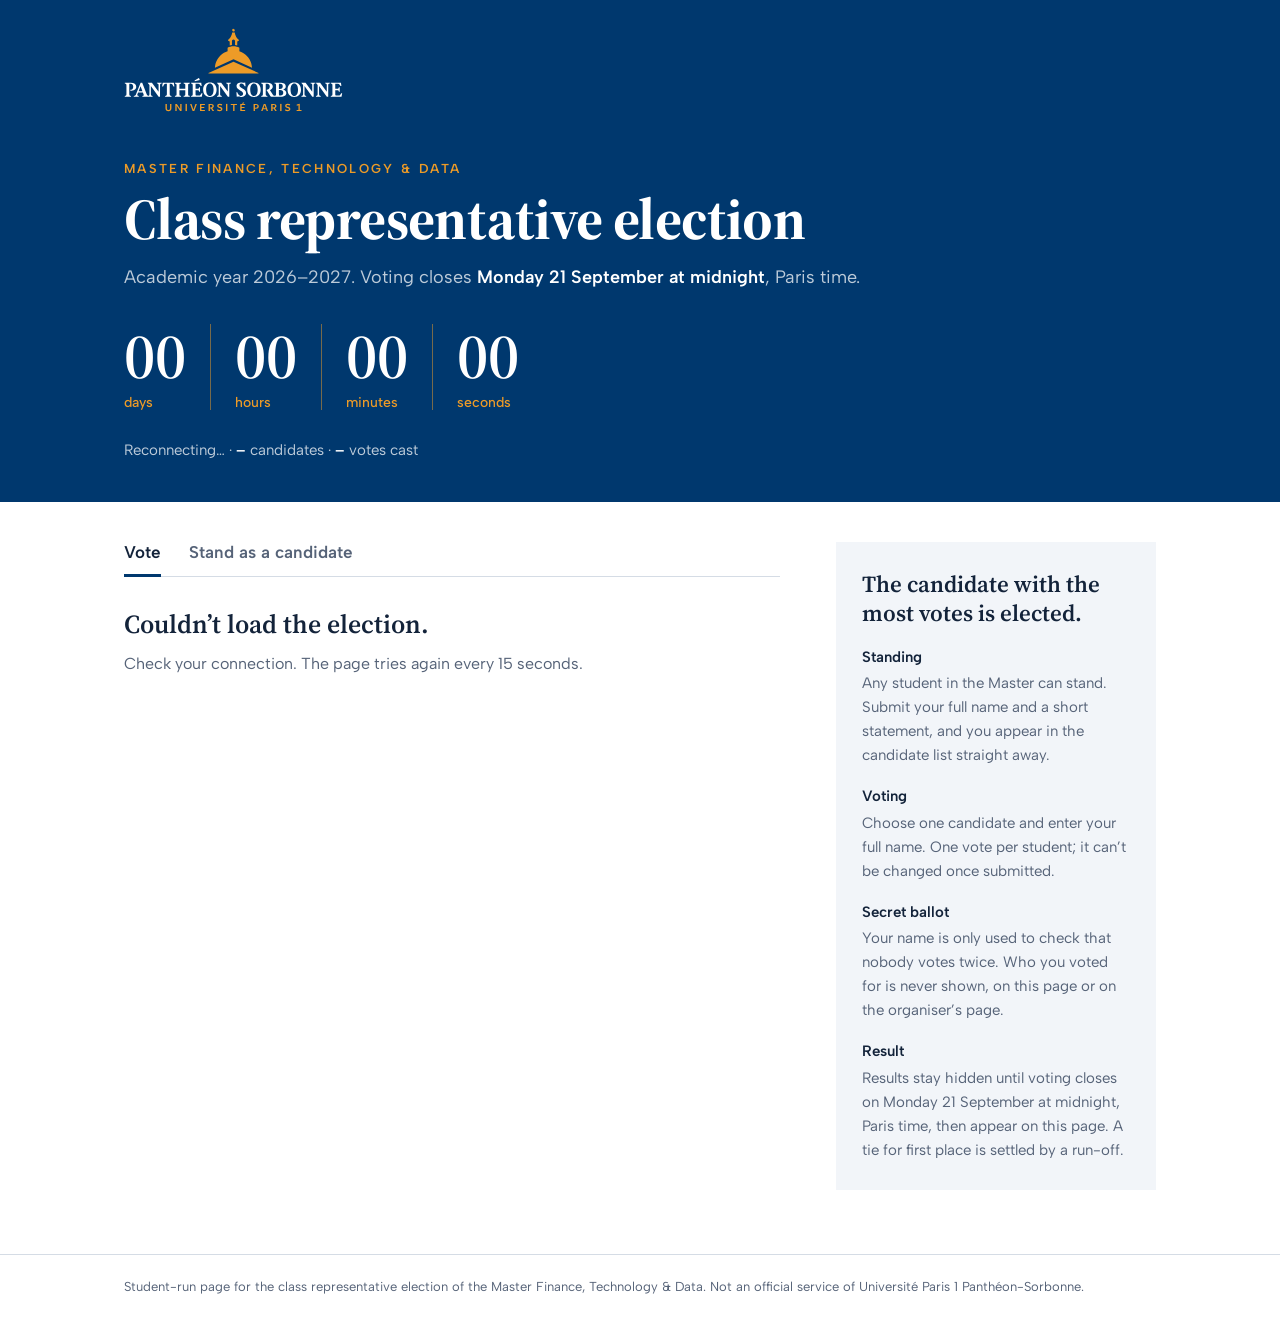
<file: index.html>
<!doctype html>
<html lang="en">
<head>
  <meta charset="utf-8">
  <meta name="viewport" content="width=device-width, initial-scale=1">
  <title>Class Representative Election · Master FTD</title>
  <meta name="description" content="Master Finance, Technology &amp; Data, Université Paris 1 Panthéon-Sorbonne: stand as a candidate or vote for our class representative before Monday 21 September at midnight, Paris time.">
  <meta property="og:title" content="Class Representative Election · Master FTD">
  <meta property="og:description" content="Stand as a candidate or vote before Monday 21 September at midnight, Paris time.">
  <meta name="theme-color" content="#00386E">
  <link rel="icon" href="icon-p1-32.png" sizes="32x32" type="image/png">
  <link rel="icon" href="icon-p1.svg" type="image/svg+xml">
  <link rel="apple-touch-icon" href="apple-touch-icon-p1.png">
  <link rel="preconnect" href="https://fonts.googleapis.com">
  <link rel="preconnect" href="https://fonts.gstatic.com" crossorigin>
  <link rel="stylesheet" href="https://fonts.googleapis.com/css2?family=Albert+Sans:wght@400;500;600&family=Source+Serif+4:opsz,wght@8..60,600;8..60,700&display=swap">
  <link rel="stylesheet" href="styles.css">
</head>
<body>
  <header class="band">
    <div class="wrap">
      <a class="brand" href="./"><img src="logo-paris1.svg" alt="Université Paris 1 Panthéon-Sorbonne" width="219" height="84"></a>

      <div class="intro">
        <p class="programme">Master Finance, Technology &amp; Data</p>
        <h1>Class representative election</h1>
        <p class="lede">Academic year 2026–2027. <span id="closes-line">Voting closes <strong id="closes">Monday 21 September at midnight</strong>, Paris time.</span></p>
      </div>

      <div id="clock-wrap">
        <div class="countdown" role="timer" aria-describedby="clock-sr">
          <div class="unit"><span class="n" id="clock-days">00</span><span class="u">days</span></div>
          <div class="unit"><span class="n" id="clock-hours">00</span><span class="u">hours</span></div>
          <div class="unit"><span class="n" id="clock-minutes">00</span><span class="u">minutes</span></div>
          <div class="unit"><span class="n" id="clock-seconds">00</span><span class="u">seconds</span></div>
        </div>
        <p class="sr-only" id="clock-sr"></p>
      </div>
      <p class="closed-note" id="closed-banner" hidden><span id="closed-when">Voting is closed.</span></p>

      <p class="tally"><span id="status-text">Voting open</span> · <strong id="count-candidates">–</strong> <span id="label-candidates">candidates</span> · <strong id="count-turnout">–</strong> <span id="label-turnout">votes cast</span></p>
    </div>
  </header>

  <main class="wrap page">
    <div class="primary">
      <div class="tabs" role="tablist" aria-label="Choose what to do">
        <button class="tab" type="button" role="tab" id="tab-vote" aria-controls="panel-vote" aria-selected="true">Vote</button>
        <button class="tab" type="button" role="tab" id="tab-run" aria-controls="panel-run" aria-selected="false" tabindex="-1">Stand as a candidate</button>
      </div>

      <section class="panel" role="tabpanel" id="panel-vote" aria-labelledby="tab-vote">
        <p class="loading" id="vote-loading">Loading the candidates…</p>
        <div id="vote-message" hidden></div>
        <form id="vote-form" novalidate hidden>
          <div class="panel-head">
            <h2>Candidates</h2>
            <p id="ballot-sub">Listed in random order</p>
          </div>
          <fieldset class="plain">
            <legend class="sr-only">Choose one candidate</legend>
            <ul class="ballot" id="ballot"></ul>
          </fieldset>
          <div class="form-block">
            <div class="field">
              <label for="voter-name">Your full name</label>
              <input id="voter-name" name="voter_name" type="text" autocomplete="name" maxlength="60" placeholder="First name Last name">
              <p class="hint">Only used to check that nobody votes twice. Your choice is never displayed.</p>
            </div>
            <p class="alert is-error" id="vote-error" role="alert" hidden></p>
            <p class="hint" id="vote-confirm-hint" hidden>Check your choice, then press again. A vote can’t be changed once it’s submitted.</p>
            <button class="btn" type="submit" id="vote-submit">Submit my vote</button>
          </div>
        </form>
        <div id="results" hidden></div>
      </section>

      <section class="panel" role="tabpanel" id="panel-run" aria-labelledby="tab-run" hidden>
        <div class="panel-head">
          <h2>Stand as a candidate</h2>
          <p id="run-sub">Open until voting closes</p>
        </div>
        <div id="run-message" hidden></div>

        <div class="photo-field" id="photo-field">
          <span class="avatar avatar-lg" id="photo-preview"></span>
          <div class="photo-actions">
            <input id="run-photo" class="sr-only" type="file" accept="image/*">
            <div class="photo-buttons">
              <button class="btn btn-quiet btn-small" type="button" id="photo-pick">Add a photo</button>
              <button class="btn btn-quiet btn-small" type="button" id="photo-clear" hidden>Remove photo</button>
            </div>
            <p class="alert is-error" id="photo-error" role="alert" hidden></p>
            <p class="hint" id="photo-hint">Optional. Shown next to your name, cropped to a square and resized on your phone.</p>
          </div>
        </div>

        <form id="run-form" class="form-block" novalidate>
          <div class="field">
            <label for="run-name">Your full name</label>
            <input id="run-name" name="full_name" type="text" autocomplete="name" maxlength="60" placeholder="First name Last name">
          </div>
          <div class="field">
            <label for="run-statement">Why should the class vote for you?</label>
            <textarea id="run-statement" name="statement" maxlength="600" placeholder="What you would raise with the programme team, how classmates can reach you…"></textarea>
            <p class="hint"><span class="counter" id="run-counter">0 / 600</span> characters, 20 minimum. Shown to voters exactly as written.</p>
          </div>
          <p class="alert is-error" id="run-error" role="alert" hidden></p>
          <button class="btn" type="submit" id="run-submit">Submit my candidacy</button>
          <p class="hint">One candidacy per person. To withdraw, contact the organiser.</p>
        </form>
      </section>
    </div>

    <aside class="rules" aria-labelledby="rules-title">
      <h2 id="rules-title">The candidate with the most votes is elected.</h2>
      <h3>Standing</h3>
      <p>Any student in the Master can stand. Submit your full name and a short statement, and you appear in the candidate list straight away.</p>
      <h3>Voting</h3>
      <p>Choose one candidate and enter your full name. One vote per student; it can’t be changed once submitted.</p>
      <h3>Secret ballot</h3>
      <p>Your name is only used to check that nobody votes twice. Who you voted for is never shown, on this page or on the organiser’s page.</p>
      <h3>Result</h3>
      <p id="rule-result">Results stay hidden until voting closes on Monday 21 September at midnight, Paris time, then appear on this page. A tie for first place is settled by a run-off.</p>
    </aside>
  </main>

  <footer class="foot">
    <div class="wrap">Student-run page for the class representative election of the Master Finance, Technology &amp; Data. Not an official service of Université Paris 1 Panthéon-Sorbonne.</div>
  </footer>

  <script src="config.js"></script>
  <script src="app.js"></script>
</body>
</html>
</file>
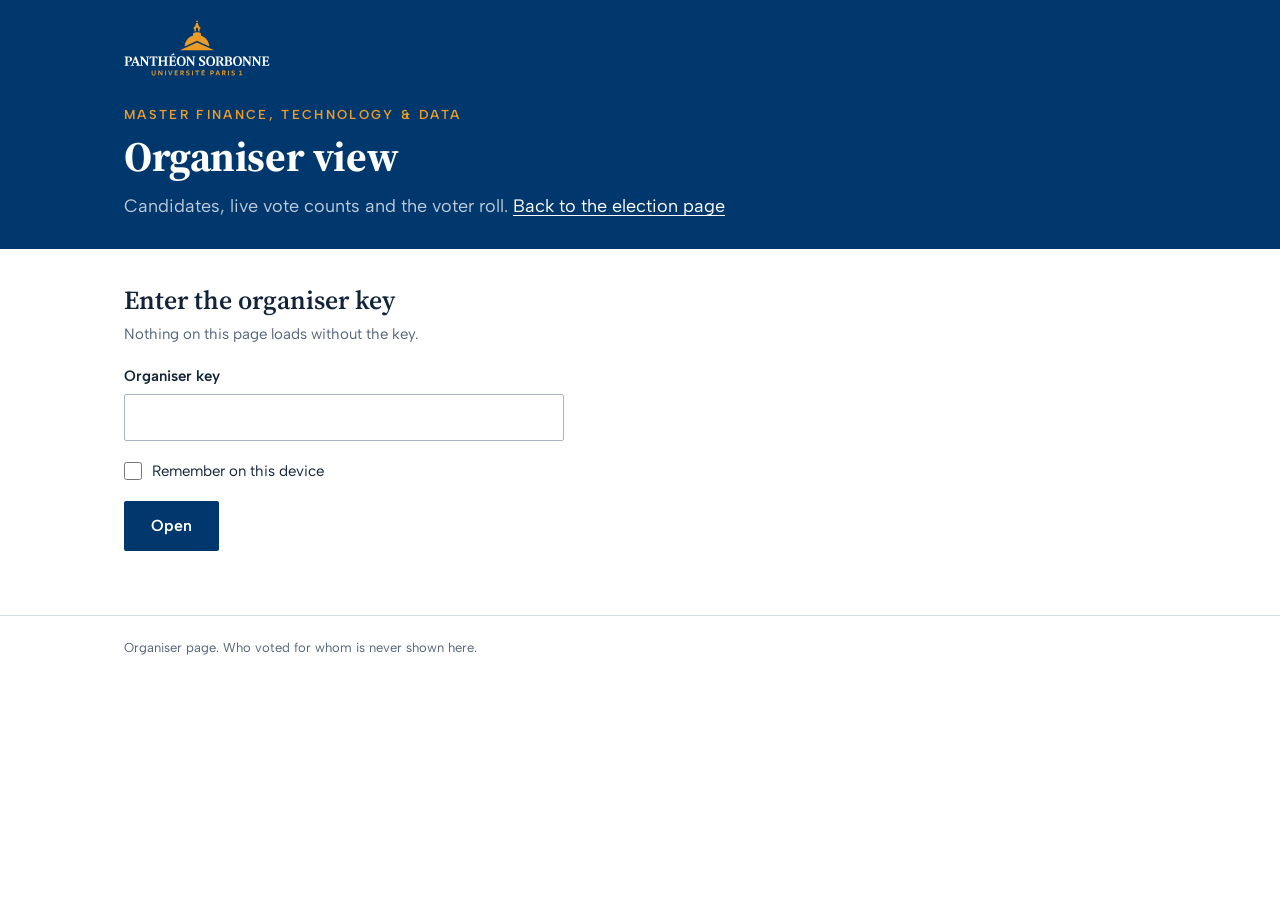
<file: admin.html>
<!doctype html>
<html lang="en">
<head>
  <meta charset="utf-8">
  <meta name="viewport" content="width=device-width, initial-scale=1">
  <meta name="robots" content="noindex, nofollow">
  <title>Organiser · Class Representative Election · Master FTD</title>
  <meta name="theme-color" content="#00386E">
  <link rel="icon" href="icon-p1-32.png" sizes="32x32" type="image/png">
  <link rel="icon" href="icon-p1.svg" type="image/svg+xml">
  <link rel="apple-touch-icon" href="apple-touch-icon-p1.png">
  <link rel="preconnect" href="https://fonts.googleapis.com">
  <link rel="preconnect" href="https://fonts.gstatic.com" crossorigin>
  <link rel="stylesheet" href="https://fonts.googleapis.com/css2?family=Albert+Sans:wght@400;500;600&family=Source+Serif+4:opsz,wght@8..60,600;8..60,700&display=swap">
  <link rel="stylesheet" href="styles.css">
</head>
<body>
  <header class="band band-compact">
    <div class="wrap">
      <a class="brand" href="./"><img src="logo-paris1.svg" alt="Université Paris 1 Panthéon-Sorbonne" width="146" height="56"></a>
      <div class="intro">
        <p class="programme">Master Finance, Technology &amp; Data</p>
        <h1>Organiser view</h1>
        <p class="lede">Candidates, live vote counts and the voter roll. <a href="./">Back to the election page</a></p>
      </div>
    </div>
  </header>

  <main class="wrap admin">
    <section id="gate" aria-labelledby="gate-title">
      <h2 id="gate-title">Enter the organiser key</h2>
      <p class="section-note">Nothing on this page loads without the key.</p>
      <form class="gate" id="gate-form" novalidate>
        <div class="field">
          <label for="admin-key">Organiser key</label>
          <input id="admin-key" type="password" autocomplete="current-password" spellcheck="false">
        </div>
        <label class="check" for="remember"><input id="remember" type="checkbox"> Remember on this device</label>
        <p class="alert is-error" id="gate-error" role="alert" hidden></p>
        <button class="btn" type="submit" id="gate-submit">Open</button>
      </form>
    </section>

    <div class="admin" id="dashboard" hidden>
      <section aria-labelledby="overview-title">
        <div class="toolbar">
          <h2 id="overview-title">Overview</h2>
          <span class="spacer"></span>
          <p class="status-line" id="updated" aria-live="polite"></p>
          <button class="btn btn-quiet btn-small" type="button" id="refresh">Refresh</button>
          <button class="btn btn-quiet btn-small" type="button" id="sign-out">Sign out</button>
        </div>
        <ul class="stats" id="stats"></ul>
        <div class="notes" id="notes"></div>
      </section>

      <section aria-labelledby="cand-title">
        <h2 id="cand-title">Candidates</h2>
        <p class="section-note">Live counts, visible only on this page until voting closes. Removing a candidate also removes the votes they received, and those classmates can vote again.</p>
        <div class="table-scroll"><table class="data" id="cand-table"></table></div>
      </section>

      <section aria-labelledby="dupe-title">
        <h2 id="dupe-title">Possible duplicates</h2>
        <p class="section-note">Names that may belong to the same person: same words in another order, one name inside another, or spellings one or two letters apart. Check before removing anything.</p>
        <div id="dupes"></div>
      </section>

      <section aria-labelledby="roll-title">
        <h2 id="roll-title">Voter roll</h2>
        <p class="section-note">Everyone who has voted, oldest first. Removing an entry also removes that vote, and the person can vote again.</p>
        <div class="table-scroll"><table class="data" id="roll-table"></table></div>
      </section>

      <section aria-labelledby="class-title">
        <h2 id="class-title">Check against the class list</h2>
        <p class="section-note">Paste the class list, one name per line, to see who hasn’t voted and which voters aren’t on the list. The list stays in this browser.</p>
        <div class="field">
          <label for="class-list">Class list</label>
          <textarea id="class-list" rows="8" placeholder="First name Last name, one per line"></textarea>
        </div>
        <div class="columns-2">
          <div><h3 id="missing-title">Not voted yet</h3><div id="missing"></div></div>
          <div><h3 id="unknown-title">Voted, not on the list</h3><div id="unknown"></div></div>
        </div>
      </section>
    </div>
  </main>

  <footer class="foot">
    <div class="wrap">Organiser page. Who voted for whom is never shown here.</div>
  </footer>
  <p class="toast" id="toast" role="status" hidden></p>

  <script src="config.js"></script>
  <script src="admin.js"></script>
</body>
</html>
</file>
<file: styles.css>
/* Université Paris 1 Panthéon-Sorbonne colours: navy #00386E, gold #ED9B27 */
:root {
  --navy: #00386E;
  --gold: #ED9B27;
  --paper: #FFFFFF;
  --paper-alt: #F2F5F9;
  --ink: #13233A;
  --muted: #566378;
  --line: #D5DCE5;
  --field-line: #A8B4C3;
  --tint: #E6EEF7;
  --link: #00386E;
  --action: #00386E;
  --action-hover: #002A54;
  --on-action: #FFFFFF;
  --tab-active: #00386E;
  --focus: #ED9B27;
  --error: #B42318;
  --error-tint: #FCEBE9;
  --warn-ink: #6A4300;
  --warn-tint: #FDF1DD;
  --band: #00386E;
  --band-ink: #FFFFFF;
  --band-muted: rgba(255, 255, 255, .74);
  --band-line: rgba(237, 155, 39, .5);
  --serif: "Source Serif 4", Georgia, "Times New Roman", serif;
  --sans: "Albert Sans", "Helvetica Neue", Arial, sans-serif;
  color-scheme: light;
}

@media (prefers-color-scheme: dark) {
  :root {
    --paper: #03203F;
    --paper-alt: #072A50;
    --ink: #E8EEF6;
    --muted: #A6B3C5;
    --line: #1C3E65;
    --field-line: #3A5F88;
    --tint: #0A3663;
    --link: #F2B35A;
    --action: #ED9B27;
    --action-hover: #F5B45C;
    --on-action: #03203F;
    --tab-active: #ED9B27;
    --focus: #F5B45C;
    --error: #FF9C90;
    --error-tint: #3B1C1E;
    --warn-ink: #F6CD8B;
    --warn-tint: #3A2A0E;
    color-scheme: dark;
  }
}

*, *::before, *::after { box-sizing: border-box; }
html { -webkit-text-size-adjust: 100%; }
body {
  margin: 0;
  background: var(--paper);
  color: var(--ink);
  font: 400 16px/1.6 var(--sans);
}
a { color: var(--link); }
.wrap { width: 100%; max-width: 1080px; margin-inline: auto; padding-inline: 24px; }
.sr-only {
  position: absolute; width: 1px; height: 1px; padding: 0; margin: -1px;
  overflow: hidden; clip: rect(0 0 0 0); white-space: nowrap; border: 0;
}
[hidden] { display: none !important; }

/* Header band */
.band { background: var(--band); color: var(--band-ink); }
.band > .wrap { padding-block: 28px 40px; }
.brand { display: inline-block; line-height: 0; }
.brand img { display: block; height: 84px; width: auto; max-width: 100%; }
.brand:focus-visible { outline: 3px solid var(--focus); outline-offset: 6px; }
.intro { margin-top: 40px; max-width: 46rem; }
.programme {
  margin: 0 0 10px;
  font: 600 13px/1.4 var(--sans); letter-spacing: .18em; text-transform: uppercase;
  color: var(--gold);
}
.band h1 {
  margin: 0;
  font: 700 clamp(34px, 5.6vw, 58px)/1.06 var(--serif);
  letter-spacing: -.01em; text-wrap: balance;
}
.lede { margin: 14px 0 0; font-size: 18px; color: var(--band-muted); }
.lede strong, .tally strong { color: var(--band-ink); font-weight: 600; }
.countdown { display: flex; flex-wrap: wrap; margin-top: 32px; }
.unit { padding-inline: 24px; border-left: 1px solid var(--band-line); }
.unit:first-child { padding-left: 0; border-left: 0; }
.unit .n {
  display: block;
  font: 600 clamp(40px, 7vw, 64px)/1 var(--serif);
  font-variant-numeric: lining-nums tabular-nums;
}
.unit .u { display: block; margin-top: 8px; font: 500 14px/1 var(--sans); color: var(--gold); }
.closed-note { margin: 30px 0 0; font: 600 26px/1.25 var(--serif); }
.tally { margin: 28px 0 0; font-size: 15px; color: var(--band-muted); }

/* Page layout */
.page {
  display: grid; grid-template-columns: minmax(0, 1fr) 320px; gap: 56px; align-items: start;
  padding-block: 40px 64px;
}

/* Tabs */
.tabs { display: flex; flex-wrap: wrap; gap: 4px 28px; margin-bottom: 28px; border-bottom: 1px solid var(--line); }
.tab {
  appearance: none; margin-bottom: -1px; padding: 0 0 12px; cursor: pointer;
  background: none; border: 0; border-bottom: 3px solid transparent;
  font: 600 17px/1.2 var(--sans); color: var(--muted);
}
.tab:hover { color: var(--ink); }
.tab[aria-selected="true"] { color: var(--ink); border-bottom-color: var(--tab-active); }
.tab:focus-visible { outline: 3px solid var(--focus); outline-offset: 4px; }

.panel-head {
  display: flex; flex-wrap: wrap; align-items: baseline; justify-content: space-between; gap: 4px 16px;
  margin-bottom: 12px;
}
.panel-head h2 { margin: 0; font: 600 26px/1.2 var(--serif); }
.panel-head p { margin: 0; font-size: 14px; color: var(--muted); }

/* Candidate list */
.plain { margin: 0; padding: 0; border: 0; min-width: 0; }
.ballot { list-style: none; margin: 0; padding: 0; border-top: 1px solid var(--line); }
.option { position: relative; border-bottom: 1px solid var(--line); }
.option input { position: absolute; top: 24px; left: 12px; width: 1px; height: 1px; opacity: 0; }
.option label {
  display: grid; grid-template-columns: 22px minmax(0, 1fr); gap: 16px;
  padding: 18px 12px; cursor: pointer;
}
.option label:hover { background: var(--paper-alt); }
.box {
  width: 22px; height: 22px; margin-top: 4px;
  display: grid; place-items: center;
  border: 1.5px solid var(--ink); border-radius: 2px;
}
.box svg { width: 16px; height: 16px; opacity: 0; stroke: var(--on-action); }
.option input:checked + label { background: var(--tint); }
.option input:checked + label .box { background: var(--action); border-color: var(--action); }
.option input:checked + label .box svg { opacity: 1; }
.option input:focus-visible + label { outline: 3px solid var(--focus); outline-offset: -3px; }
.cand-name { display: block; font: 600 21px/1.3 var(--serif); overflow-wrap: anywhere; }
.cand-statement {
  display: block; margin-top: 4px;
  font-size: 15px; color: var(--muted); white-space: pre-line; overflow-wrap: anywhere;
}
.chip {
  display: inline-block; margin-left: 8px; padding: 0 6px; vertical-align: 3px;
  font: 600 12px/1.6 var(--sans); color: var(--muted);
  border: 1px solid var(--line); border-radius: 2px;
}

/* Forms */
.form-block { display: grid; gap: 18px; margin-top: 24px; }
.field { display: grid; gap: 6px; }
.field label { font-size: 15px; font-weight: 600; }
.field input, .field textarea {
  width: 100%; padding: 11px 13px;
  font: 400 16px/1.45 var(--sans); color: var(--ink);
  background: var(--paper); border: 1px solid var(--field-line); border-radius: 2px;
}
.field textarea { min-height: 150px; resize: vertical; }
.field input::placeholder, .field textarea::placeholder { color: var(--muted); }
.field input:focus, .field textarea:focus { outline: 2px solid var(--action); outline-offset: -1px; }
.hint { margin: 0; font-size: 14px; color: var(--muted); }
.counter { font-variant-numeric: tabular-nums; }
.alert { margin: 0; padding: 12px 14px; border-radius: 2px; font-size: 15px; }
.alert.is-error { background: var(--error-tint); color: var(--error); }
.alert.is-warn { background: var(--warn-tint); color: var(--warn-ink); }

.btn {
  appearance: none; justify-self: start; cursor: pointer;
  padding: 14px 26px; border: 1px solid transparent; border-radius: 2px;
  background: var(--action); color: var(--on-action);
  font: 600 16px/1.2 var(--sans);
}
.btn:hover { background: var(--action-hover); }
.btn:disabled { opacity: .6; cursor: progress; }
.btn:focus-visible { outline: 3px solid var(--focus); outline-offset: 2px; }
.btn-quiet { background: transparent; color: var(--link); border-color: var(--field-line); }
.btn-quiet:hover { background: var(--paper-alt); }
.btn-danger { background: transparent; color: var(--error); border-color: currentColor; }
.btn-danger:hover { background: var(--error-tint); }
.btn-small { padding: 6px 12px; font-size: 14px; }

/* Messages */
.msg { display: grid; gap: 10px; justify-items: start; padding-block: 4px; }
.msg h3 { margin: 0; font: 600 26px/1.2 var(--serif); text-wrap: balance; }
.msg p { margin: 0; max-width: 56ch; color: var(--muted); }
.loading { margin: 0; color: var(--muted); }

/* Results */
.result-lead { margin: 4px 0 20px; font: 600 22px/1.35 var(--serif); text-wrap: balance; }
.table-scroll { overflow-x: auto; }
table.results, table.data { width: 100%; border-collapse: collapse; font-variant-numeric: tabular-nums; }
.results th, .results td, .data th, .data td {
  padding: 12px 10px; text-align: left; vertical-align: top; border-bottom: 1px solid var(--line);
}
.results thead th, .data thead th {
  font: 600 13px/1.3 var(--sans); color: var(--muted);
  border-bottom: 1.5px solid var(--ink); white-space: nowrap;
}
.results th:first-child, .results td:first-child, .data th:first-child, .data td:first-child { padding-left: 0; }
.results th:last-child, .results td:last-child, .data th:last-child, .data td:last-child { padding-right: 0; }
.results tbody th { font: 600 18px/1.35 var(--serif); }
.num { text-align: right !important; white-space: nowrap; }
.tag {
  display: inline-block; margin-left: 10px; padding: 1px 8px; vertical-align: 2px;
  font: 600 12px/1.6 var(--sans); background: var(--gold); color: #00264D; border-radius: 2px;
}

/* Rules */
.rules { padding: 28px 26px; background: var(--paper-alt); }
.rules h2 { margin: 0 0 6px; font: 600 23px/1.25 var(--serif); text-wrap: balance; }
.rules h3 { margin: 20px 0 4px; font: 600 15px/1.3 var(--sans); }
.rules p { margin: 0; font-size: 15px; color: var(--muted); }

.foot { border-top: 1px solid var(--line); font-size: 13px; color: var(--muted); }
.foot .wrap { padding-block: 22px 32px; }

/* Organiser page */
.band-compact > .wrap { padding-block: 20px 28px; }
.band-compact .brand img { height: 56px; }
.band-compact .intro { margin-top: 22px; }
.band-compact h1 { font-size: clamp(30px, 4.4vw, 42px); }
.admin { display: grid; gap: 48px; padding-block: 36px 64px; }
.admin h2 { margin: 0 0 6px; font: 600 26px/1.2 var(--serif); }
.section-note { margin: 0 0 18px; max-width: 70ch; font-size: 15px; color: var(--muted); }
.toolbar { display: flex; flex-wrap: wrap; align-items: center; gap: 10px 14px; }
.toolbar .spacer { flex: 1; }
.stats { display: flex; flex-wrap: wrap; gap: 10px 32px; margin: 0 0 18px; padding: 0; list-style: none; color: var(--muted); }
.stats strong { margin-right: 6px; font: 600 26px/1 var(--serif); color: var(--ink); font-variant-numeric: tabular-nums; }
.status-line { margin: 0; font-size: 14px; color: var(--muted); }
.data { font-size: 15px; }
.data .name { font-weight: 600; }
.data .sub { display: block; margin-top: 2px; font-weight: 400; font-size: 14px; color: var(--muted); white-space: pre-line; overflow-wrap: anywhere; }
.data .actions { text-align: right; white-space: nowrap; }
.notes { display: grid; gap: 10px; margin-bottom: 18px; }
.gate { display: grid; gap: 18px; max-width: 440px; }
.dupes { list-style: none; margin: 0; padding: 0; border-top: 1px solid var(--line); }
.dupe { display: grid; gap: 8px; padding: 14px 0; border-bottom: 1px solid var(--line); }
.dupe-reason { font-size: 14px; color: var(--muted); }
.dupe-items { display: flex; flex-wrap: wrap; gap: 10px 28px; }
.dupe-item { display: flex; flex-wrap: wrap; align-items: center; gap: 6px 12px; }
.columns-2 { display: grid; grid-template-columns: repeat(2, minmax(0, 1fr)); gap: 28px; margin-top: 22px; }
.columns-2 h3 { margin: 0 0 8px; font: 600 17px/1.3 var(--sans); }
.plain-list { list-style: none; margin: 0; padding: 0; border-top: 1px solid var(--line); }
.plain-list li {
  display: flex; flex-wrap: wrap; align-items: center; justify-content: space-between; gap: 6px 12px;
  padding: 9px 0; border-bottom: 1px solid var(--line);
}
.plain-list .sub { font-size: 14px; color: var(--muted); }
.empty { margin: 0; color: var(--muted); }

@media (max-width: 880px) {
  .page { grid-template-columns: 1fr; gap: 40px; }
}
@media (max-width: 720px) {
  .columns-2 { grid-template-columns: 1fr; }
}
@media (max-width: 560px) {
  .wrap { padding-inline: 18px; }
  .band > .wrap { padding-block: 20px 30px; }
  .brand img { height: 58px; }
  .band-compact .brand img { height: 48px; }
  .intro { margin-top: 28px; }
  .lede { font-size: 16px; }
  .unit { padding-inline: 14px; }
  .tab { font-size: 16px; }
  .form-block .btn { justify-self: stretch; }
  .rules { padding: 22px 18px; }
}
@media (prefers-reduced-motion: reduce) {
  *, *::before, *::after { animation: none !important; transition: none !important; }
}

.band .lede a { color: var(--band-ink); text-underline-offset: 3px; }
#dashboard { padding-block: 0; }
.toolbar h2 { margin: 0; }
.check { display: flex; align-items: center; gap: 10px; font-size: 15px; }
.check input { width: 18px; height: 18px; margin: 0; accent-color: var(--action); }
.dupe-item span { font-size: 14px; color: var(--muted); }
.toast {
  position: fixed; left: 50%; bottom: 20px; z-index: 10; transform: translateX(-50%);
  width: max-content; max-width: calc(100% - 32px); margin: 0; padding: 10px 16px;
  border-radius: 2px; background: var(--ink); color: var(--paper); font-size: 15px;
  box-shadow: 0 6px 18px rgba(0, 20, 45, .22);
}
.toast.is-error { background: var(--error-tint); color: var(--error); border: 1px solid currentColor; }

/* Candidate photos */
.avatar {
  display: grid; place-items: center; flex: none;
  width: 56px; height: 56px; overflow: hidden;
  border-radius: 50%; background: var(--tint);
}
.avatar img { display: block; width: 100%; height: 100%; object-fit: cover; }
.avatar .initials { font: 600 18px/1 var(--sans); color: var(--muted); }
.avatar-lg { width: 96px; height: 96px; }
.avatar-lg .initials { font-size: 30px; }
.avatar-sm { width: 40px; height: 40px; }
.avatar-sm .initials { font-size: 14px; }
.avatar-xs { width: 30px; height: 30px; }
.avatar-xs .initials { font-size: 12px; }
.with-avatar { display: flex; align-items: center; gap: 12px; }
.photo-field { display: flex; align-items: center; gap: 20px; flex-wrap: wrap; }
.photo-actions { display: grid; gap: 10px; justify-items: start; }
.photo-buttons { display: flex; flex-wrap: wrap; gap: 10px; }
.photo-actions .hint { max-width: 44ch; }
.option label { grid-template-columns: 22px 56px minmax(0, 1fr); }
@media (max-width: 560px) {
  .option label { grid-template-columns: 22px 48px minmax(0, 1fr); gap: 12px; }
  .option .avatar { width: 48px; height: 48px; }
  .avatar-lg { width: 80px; height: 80px; }
}
</file>
